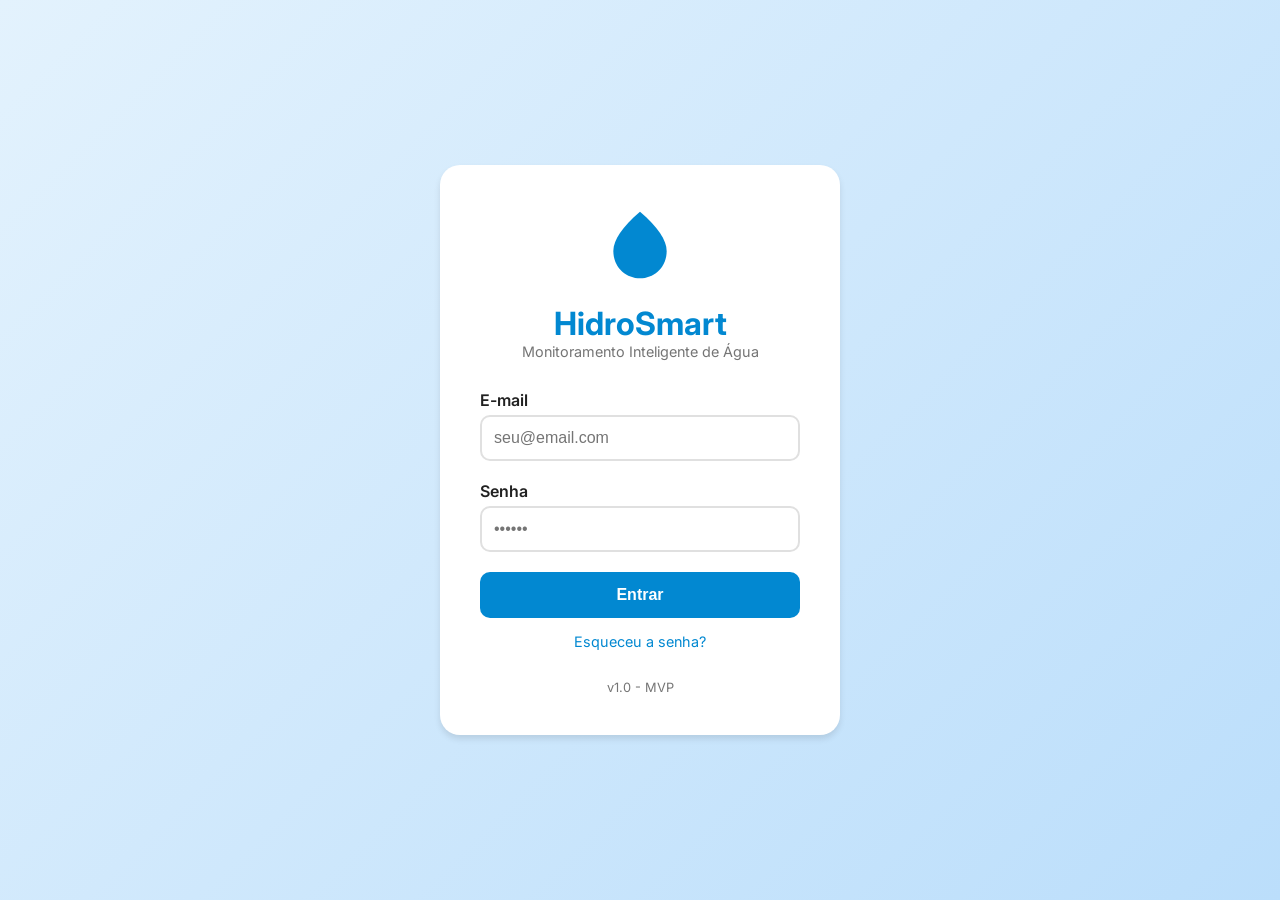
<file: index.html>
<!DOCTYPE html>
<html lang="pt-BR">
<head>
    <meta charset="UTF-8">
    <meta name="viewport" content="width=device-width, initial-scale=1.0">
    <title>HidroSmart - Login</title>
    <link rel="stylesheet" href="css/style.css">
    <link href="https://fonts.googleapis.com/css2?family=Inter:wght@400;600;700&display=swap" rel="stylesheet">
</head>
<body>
    <div class="login-container">
        <div class="login-card">
            <div class="logo">
                <svg width="80" height="80" viewBox="0 0 24 24" fill="#0288D1">
                    <path d="M12 2c-5.33 4.55-8 8.48-8 11.8 0 4.98 3.8 8.2 8 8.2s8-3.22 8-8.2c0-3.32-2.67-7.25-8-11.8z"/>
                </svg>
                <h1>HidroSmart</h1>
                <p>Monitoramento Inteligente de Água</p>
            </div>
            
            <form id="loginForm">
                <div class="input-group">
                    <label for="email">E-mail</label>
                    <input type="email" id="email" placeholder="seu@email.com" required>
                </div>
                
                <div class="input-group">
                    <label for="password">Senha</label>
                    <input type="password" id="password" placeholder="••••••" required minlength="4">
                </div>
                
                <button type="submit" class="btn-primary">Entrar</button>
                <a href="#" class="forgot-password">Esqueceu a senha?</a>
            </form>
            
            <p class="version">v1.0 - MVP</p>
        </div>
    </div>

    <script>
        document.getElementById('loginForm').addEventListener('submit', function(e) {
            e.preventDefault();
            const email = document.getElementById('email').value;
            const password = document.getElementById('password').value;
            
            if (email.includes('@') && password.length >= 4) {
                localStorage.setItem('user', email);
                window.location.href = 'dashboard.html';
            } else {
                alert('Credenciais inválidas. Use e-mail válido e senha com 4+ caracteres.');
            }
        });
    </script>
</body>
</html>
</file>
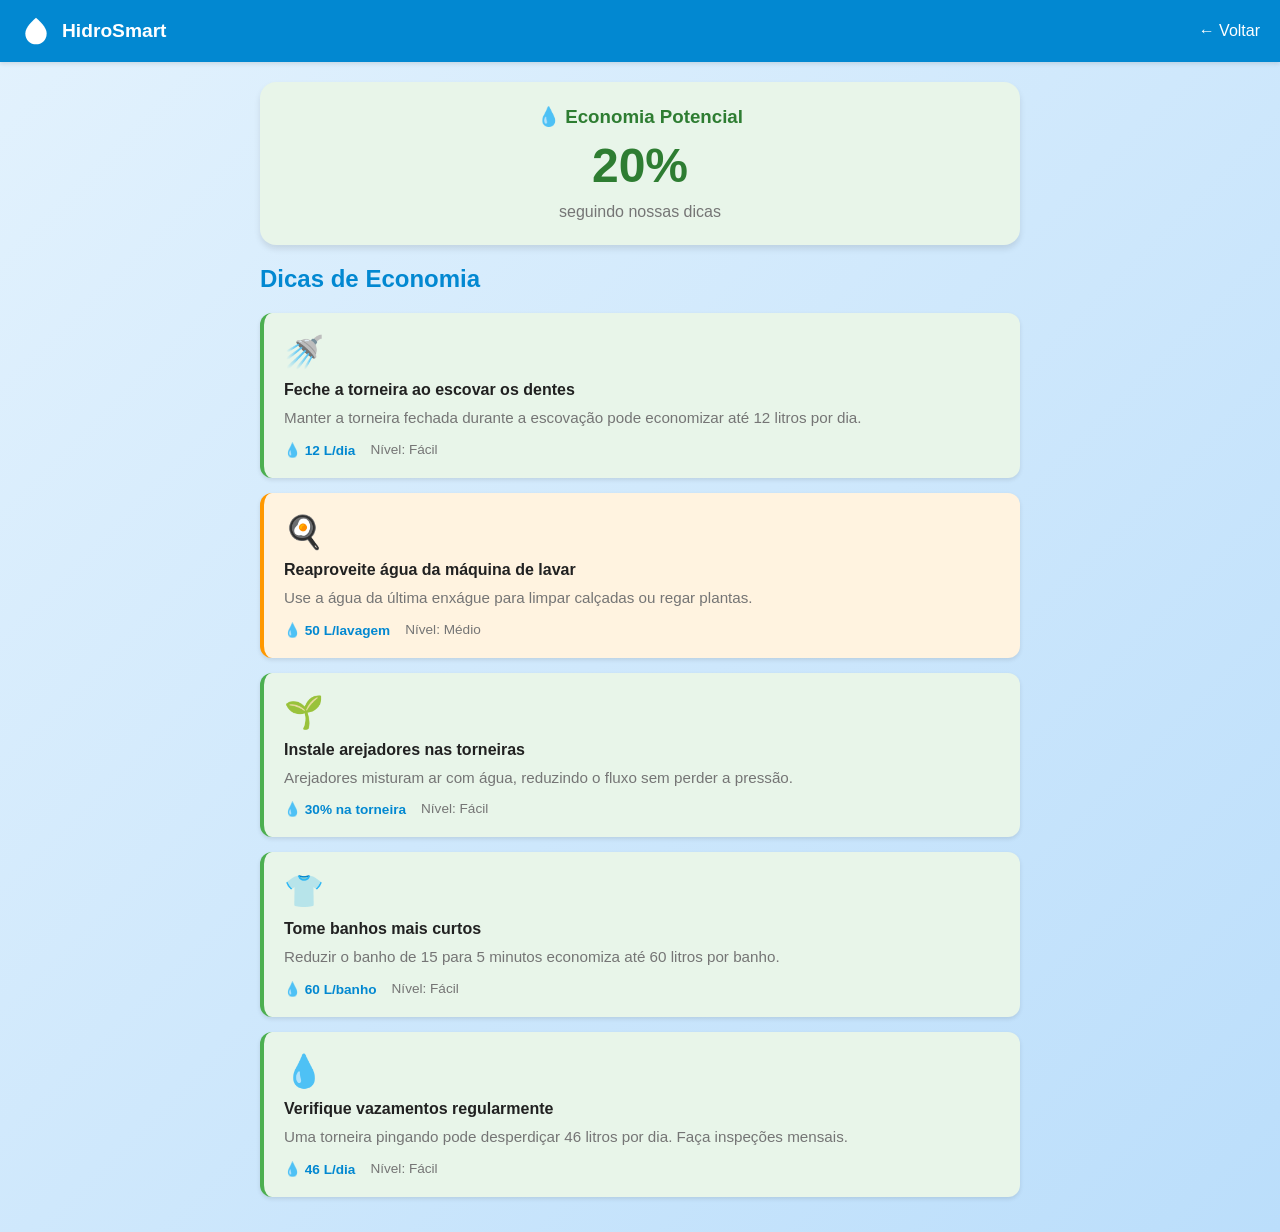
<file: tips.html>
<!DOCTYPE html>
<html lang="pt-BR">
<head>
    <meta charset="UTF-8">
    <meta name="viewport" content="width=device-width, initial-scale=1.0">
    <title>HidroSmart - Dicas de Economia</title>
    <link rel="stylesheet" href="css/style.css">
    <style>
        .tip-card {
            background: white;
            border-radius: 12px;
            padding: 20px;
            margin-bottom: 15px;
            border-left: 4px solid var(--primary-blue);
            box-shadow: 0 2px 4px rgba(0,0,0,0.1);
        }
        .tip-card.easy { border-left-color: #4CAF50; background: #E8F5E9; }
        .tip-card.medium { border-left-color: #FF9800; background: #FFF3E0; }
        .tip-card.hard { border-left-color: #F44336; background: #FFEBEE; }
        
        .tip-icon {
            font-size: 2rem;
            margin-bottom: 10px;
        }
        .tip-title {
            font-weight: 700;
            margin-bottom: 8px;
            color: var(--text-primary);
        }
        .tip-desc {
            color: var(--text-secondary);
            font-size: 0.95rem;
            line-height: 1.5;
        }
        .tip-meta {
            display: flex;
            gap: 15px;
            margin-top: 12px;
            font-size: 0.85rem;
        }
        .savings {
            color: var(--primary-blue);
            font-weight: 600;
        }
        .difficulty {
            color: var(--text-secondary);
        }
    </style>
</head>
<body>
    <nav class="navbar">
        <div class="nav-brand">
            <svg width="32" height="32" viewBox="0 0 24 24" fill="white">
                <path d="M12 2c-5.33 4.55-8 8.48-8 11.8 0 4.98 3.8 8.2 8 8.2s8-3.22 8-8.2c0-3.32-2.67-7.25-8-11.8z"/>
            </svg>
            <span>HidroSmart</span>
        </div>
        <a href="dashboard.html" style="color: white; text-decoration: none;">← Voltar</a>
    </nav>

    <main class="dashboard">
        <div class="card" style="text-align: center; background: #E8F5E9;">
            <h3 style="color: #2E7D32;">💧 Economia Potencial</h3>
            <p style="font-size: 3rem; font-weight: 700; color: #2E7D32; margin: 10px 0;">20%</p>
            <p style="color: var(--text-secondary);">seguindo nossas dicas</p>
        </div>

        <h2 style="margin: 20px 0; color: var(--primary-blue);">Dicas de Economia</h2>

        <div id="tipsContainer"></div>
    </main>

    <script>
        const tips = [
            {
                icon: '🚿',
                title: 'Feche a torneira ao escovar os dentes',
                desc: 'Manter a torneira fechada durante a escovação pode economizar até 12 litros por dia.',
                savings: '12 L/dia',
                difficulty: 'easy',
                diffText: 'Fácil'
            },
            {
                icon: '🍳',
                title: 'Reaproveite água da máquina de lavar',
                desc: 'Use a água da última enxágue para limpar calçadas ou regar plantas.',
                savings: '50 L/lavagem',
                difficulty: 'medium',
                diffText: 'Médio'
            },
            {
                icon: '🌱',
                title: 'Instale arejadores nas torneiras',
                desc: 'Arejadores misturam ar com água, reduzindo o fluxo sem perder a pressão.',
                savings: '30% na torneira',
                difficulty: 'easy',
                diffText: 'Fácil'
            },
            {
                icon: '👕',
                title: 'Tome banhos mais curtos',
                desc: 'Reduzir o banho de 15 para 5 minutos economiza até 60 litros por banho.',
                savings: '60 L/banho',
                difficulty: 'easy',
                diffText: 'Fácil'
            },
            {
                icon: '💧',
                title: 'Verifique vazamentos regularmente',
                desc: 'Uma torneira pingando pode desperdiçar 46 litros por dia. Faça inspeções mensais.',
                savings: '46 L/dia',
                difficulty: 'easy',
                diffText: 'Fácil'
            }
        ];

        const container = document.getElementById('tipsContainer');
        
        tips.forEach(tip => {
            container.innerHTML += `
                <div class="tip-card ${tip.difficulty}">
                    <div class="tip-icon">${tip.icon}</div>
                    <div class="tip-title">${tip.title}</div>
                    <div class="tip-desc">${tip.desc}</div>
                    <div class="tip-meta">
                        <span class="savings">💧 ${tip.savings}</span>
                        <span class="difficulty">Nível: ${tip.diffText}</span>
                    </div>
                </div>
            `;
        });
    </script>
</body>
</html>
</file>
<file: css/style.css>
:root {
    --primary-blue: #0288D1;
    --primary-dark: #01579B;
    --accent-cyan: #00BCD4;
    --status-normal: #4CAF50;
    --status-warning: #FF9800;
    --status-alert: #F44336;
    --bg-light: #E3F2FD;
    --text-primary: #212121;
    --text-secondary: #757575;
    --white: #FFFFFF;
    --card-bg: #FFFFFF;
    --shadow: 0 4px 6px rgba(0,0,0,0.1);
}

* {
    margin: 0;
    padding: 0;
    box-sizing: border-box;
}

body {
    font-family: 'Inter', -apple-system, BlinkMacSystemFont, sans-serif;
    background: linear-gradient(135deg, var(--bg-light) 0%, #BBDEFB 100%);
    min-height: 100vh;
    color: var(--text-primary);
}

/* Login */
.login-container {
    display: flex;
    justify-content: center;
    align-items: center;
    min-height: 100vh;
    padding: 20px;
}

.login-card {
    background: var(--card-bg);
    padding: 40px;
    border-radius: 20px;
    box-shadow: var(--shadow);
    width: 100%;
    max-width: 400px;
    text-align: center;
}

.logo {
    margin-bottom: 30px;
}

.logo h1 {
    color: var(--primary-blue);
    font-size: 2rem;
    margin-top: 15px;
}

.logo p {
    color: var(--text-secondary);
    font-size: 0.9rem;
}

.input-group {
    margin-bottom: 20px;
    text-align: left;
}

.input-group label {
    display: block;
    margin-bottom: 5px;
    font-weight: 600;
    color: var(--text-primary);
}

.input-group input {
    width: 100%;
    padding: 12px;
    border: 2px solid #E0E0E0;
    border-radius: 10px;
    font-size: 1rem;
    transition: border-color 0.3s;
}

.input-group input:focus {
    outline: none;
    border-color: var(--primary-blue);
}

.btn-primary {
    width: 100%;
    padding: 14px;
    background: var(--primary-blue);
    color: white;
    border: none;
    border-radius: 10px;
    font-size: 1rem;
    font-weight: 600;
    cursor: pointer;
    transition: transform 0.2s, box-shadow 0.2s;
}

.btn-primary:hover {
    transform: translateY(-2px);
    box-shadow: 0 6px 12px rgba(2,136,209,0.3);
}

.forgot-password {
    display: block;
    margin-top: 15px;
    color: var(--primary-blue);
    text-decoration: none;
    font-size: 0.9rem;
}

.version {
    margin-top: 30px;
    color: var(--text-secondary);
    font-size: 0.8rem;
}

/* Dashboard */
.navbar {
    background: var(--primary-blue);
    color: white;
    padding: 15px 20px;
    display: flex;
    justify-content: space-between;
    align-items: center;
    box-shadow: 0 2px 4px rgba(0,0,0,0.1);
}

.nav-brand {
    display: flex;
    align-items: center;
    gap: 10px;
    font-weight: 700;
    font-size: 1.2rem;
}

.dashboard {
    padding: 20px;
    max-width: 800px;
    margin: 0 auto;
}

.card {
    background: var(--card-bg);
    border-radius: 16px;
    padding: 24px;
    margin-bottom: 20px;
    box-shadow: var(--shadow);
}

.consumption-card {
    text-align: center;
}

.flow-display {
    margin: 20px 0;
}

.flow-value {
    font-size: 4rem;
    font-weight: 700;
    color: var(--primary-blue);
}

.flow-unit {
    font-size: 1.5rem;
    color: var(--text-secondary);
    margin-left: 10px;
}

.status-badge {
    display: inline-flex;
    align-items: center;
    gap: 8px;
    padding: 10px 20px;
    background: var(--status-normal);
    color: white;
    border-radius: 20px;
    font-weight: 600;
}

.status-badge.alert {
    background: var(--status-alert);
    animation: pulse 2s infinite;
}

@keyframes pulse {
    0%, 100% { opacity: 1; }
    50% { opacity: 0.7; }
}

.last-update {
    margin-top: 15px;
    color: var(--text-secondary);
    font-size: 0.9rem;
}

.stats-grid {
    display: grid;
    grid-template-columns: repeat(3, 1fr);
    gap: 20px;
    text-align: center;
}

.stat-item {
    padding: 10px;
}

.stat-label {
    display: block;
    color: var(--text-secondary);
    font-size: 0.9rem;
    margin-bottom: 5px;
}

.stat-value {
    display: block;
    font-size: 1.5rem;
    font-weight: 700;
    color: var(--primary-blue);
}

.leak-alert {
    background: #FFEBEE;
    border: 2px solid var(--status-alert);
}

.alert-content {
    display: flex;
    align-items: center;
    gap: 15px;
}

.alert-content h4 {
    color: var(--status-alert);
    margin-bottom: 5px;
}

.alert-content p {
    color: var(--text-secondary);
    font-size: 0.9rem;
}

.chart-card {
    position: relative;
    height: 300px;
}

.actions {
    display: grid;
    grid-template-columns: 1fr 1fr;
    gap: 15px;
    margin-bottom: 20px;
}

.btn-secondary {
    padding: 15px;
    background: white;
    color: var(--primary-blue);
    border: 2px solid var(--primary-blue);
    border-radius: 12px;
    text-align: center;
    text-decoration: none;
    font-weight: 600;
    transition: all 0.2s;
}

.btn-secondary:hover {
    background: var(--primary-blue);
    color: white;
}

.ble-control {
    text-align: center;
}

.btn-ble {
    padding: 12px 24px;
    background: var(--accent-cyan);
    color: white;
    border: none;
    border-radius: 8px;
    cursor: pointer;
    font-weight: 600;
    margin: 10px 0;
}

#bleStatus {
    color: var(--text-secondary);
    font-size: 0.9rem;
}

/* Responsivo */
@media (max-width: 600px) {
    .stats-grid {
        grid-template-columns: 1fr;
    }
    
    .actions {
        grid-template-columns: 1fr;
    }
    
    .flow-value {
        font-size: 3rem;
    }
}
</file>
